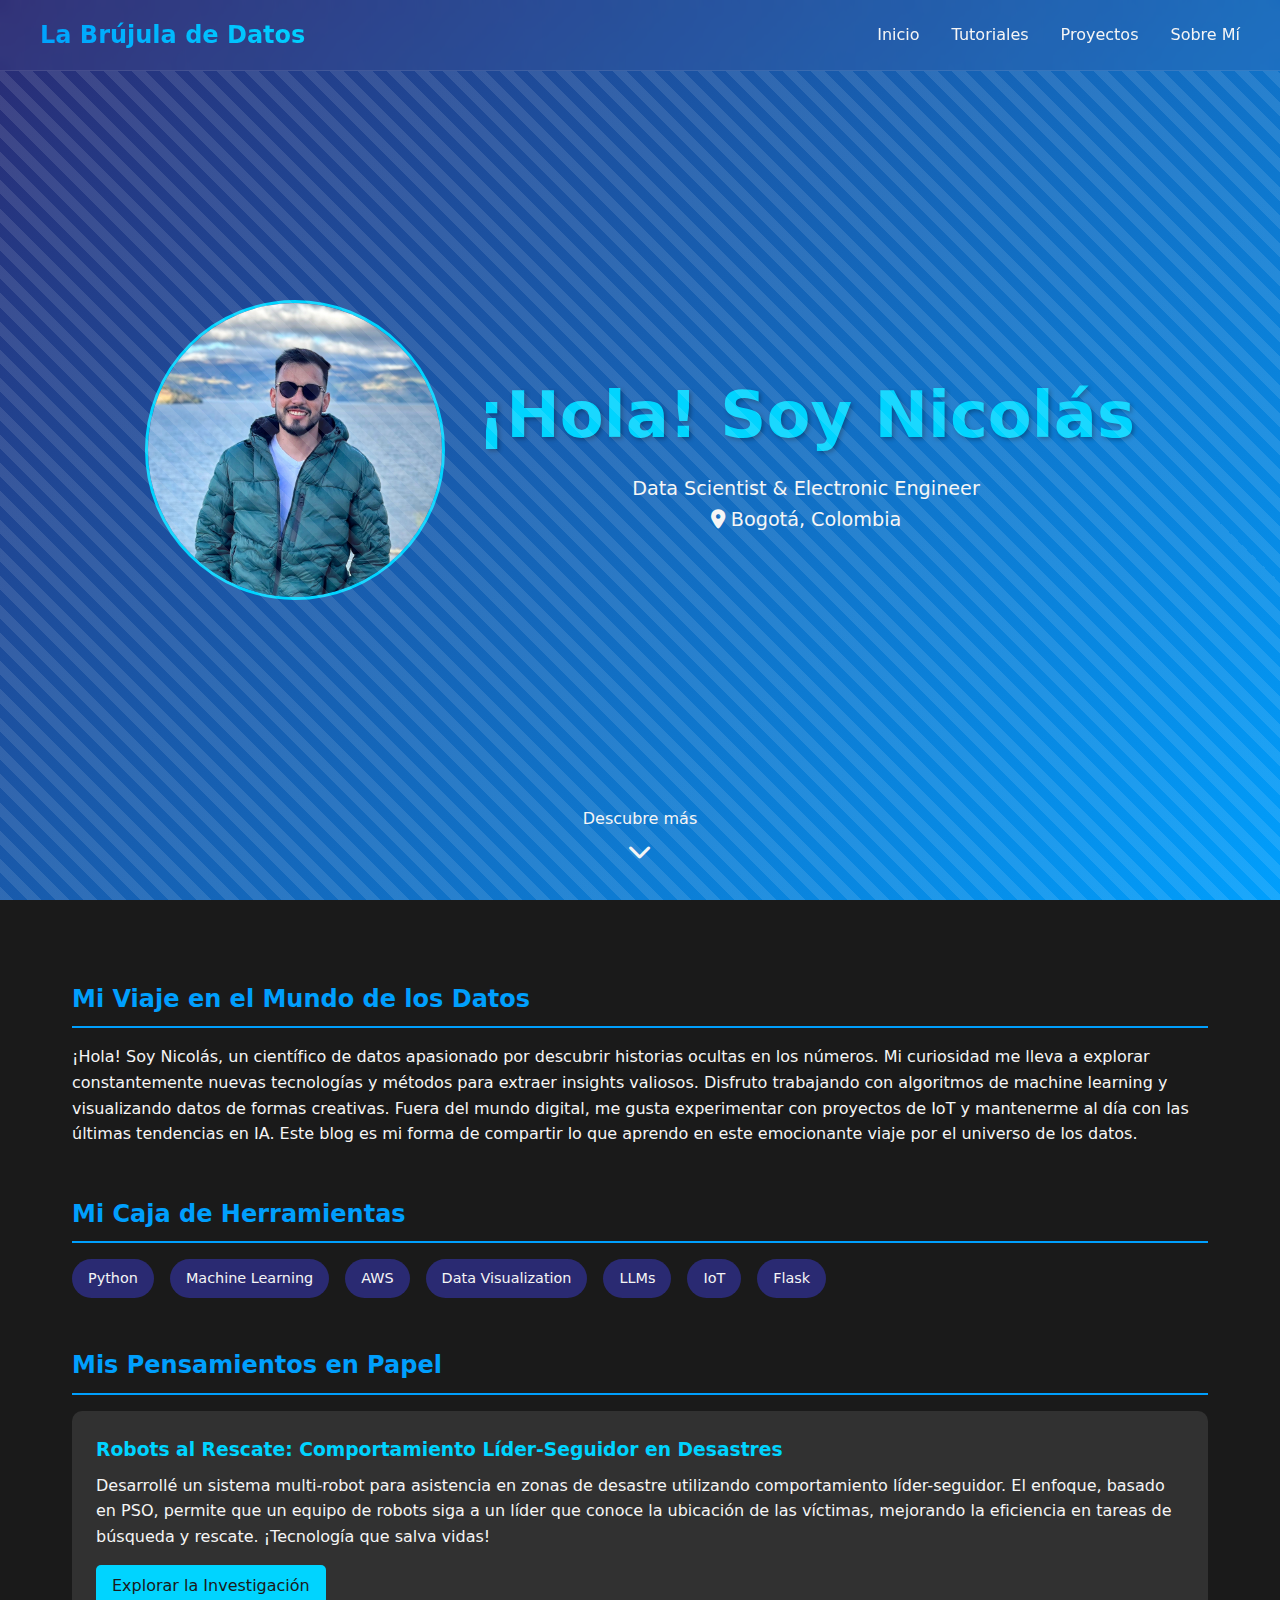
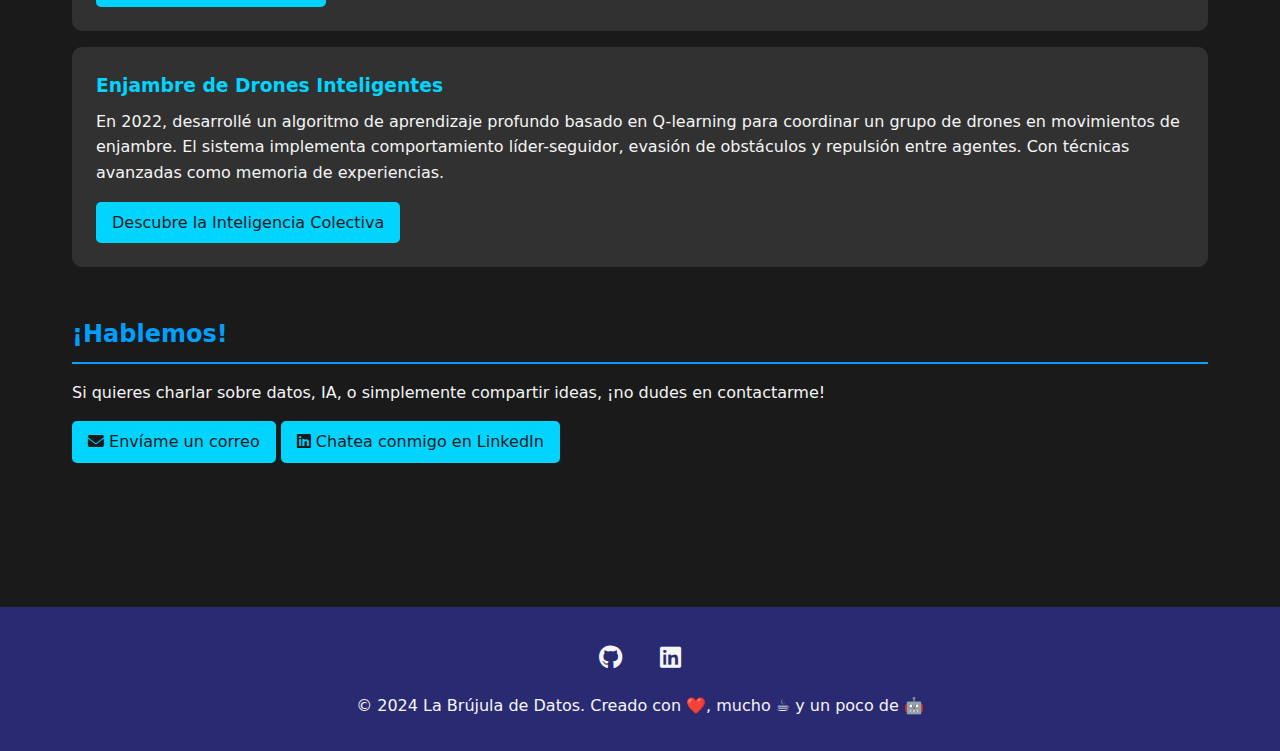
<file: pages/sobre-mi.html>
<!DOCTYPE html>
<html lang="es">

<head>
    <meta charset="UTF-8">
    <meta name="viewport" content="width=device-width, initial-scale=1.0">
    <title>Sobre Mí - La Brújula de Datos</title>
    <link href="https://cdnjs.cloudflare.com/ajax/libs/font-awesome/6.0.0/css/all.min.css" rel="stylesheet">
    <link rel="stylesheet" href="../css/styles.css">
    <link rel="stylesheet" href="../css/sobre-mi.css">
</head>

<body>
    <header>
        <nav>
            <div class="logo">La Brújula de Datos</div>
            <div class="menu-toggle">
                <i class="fas fa-bars"></i>
            </div>
            <div class="nav-links">
                <a href="../index.html">Inicio</a>
                <a href="tutoriales.html">Tutoriales</a>
                <a href="#">Proyectos</a>
                <a href="sobre-mi.html">Sobre Mí</a>
            </div>
        </nav>
    </header>

    <main class="sobre-mi-contenido">
        <section class="hero">
            <img src="../images/perfil_2.jpg" alt="Nicolás Gómez" class="perfil-imagen">
            <div class="hero-text">
                <h1>¡Hola! Soy Nicolás</h1>
                <p class="subtitulo">Data Scientist & Electronic Engineer</p>
                <p class="ubicacion"><i class="fas fa-map-marker-alt"></i> Bogotá, Colombia</p>
            </div>
            <div class="scroll-indicator">
                <p>Descubre más</p>
                <i class="fas fa-chevron-down"></i>
            </div>
        </section>
        <div class="contenido-principal">
        <section class="sobre-mi">
            <h2>Mi Viaje en el Mundo de los Datos</h2>
            <p>¡Hola! Soy Nicolás, un científico de datos apasionado por descubrir historias ocultas en los números. Mi curiosidad me lleva a explorar constantemente nuevas tecnologías y métodos para extraer insights valiosos. Disfruto trabajando con algoritmos de machine learning y visualizando datos de formas creativas. Fuera del mundo digital, me gusta experimentar con proyectos de IoT y mantenerme al día con las últimas tendencias en IA. Este blog es mi forma de compartir lo que aprendo en este emocionante viaje por el universo de los datos.</p>
        </section>
        
        <section class="habilidades">
            <h2>Mi Caja de Herramientas</h2>
            <div class="skills-container">
                <div class="skill-item">Python</div>
                <div class="skill-item">Machine Learning</div>
                <div class="skill-item">AWS</div>
                <div class="skill-item">Data Visualization</div>
                <div class="skill-item">LLMs</div>
                <div class="skill-item">IoT</div>
                <div class="skill-item">Flask</div>
            </div>
        </section>


        <section class="publicaciones">
            <h2>Mis Pensamientos en Papel</h2>
            <div class="publicacion-card">
                <h3>Robots al Rescate: Comportamiento Líder-Seguidor en Desastres</h3>
                <p>Desarrollé un sistema multi-robot para asistencia en zonas de desastre utilizando comportamiento líder-seguidor. El enfoque, basado en PSO, permite que un equipo de robots siga a un líder que conoce la ubicación de las víctimas, mejorando la eficiencia en tareas de búsqueda y rescate. ¡Tecnología que salva vidas!</p>
                <a href="https://ieeexplore.ieee.org/document/9764133" target="_blank" class="btn-leer">Explorar la Investigación</a>
            </div>
            <div class="publicacion-card">
                <h3>Enjambre de Drones Inteligentes</h3>
                <p>En 2022, desarrollé un algoritmo de aprendizaje profundo basado en Q-learning para coordinar un grupo de drones en movimientos de enjambre. El sistema implementa comportamiento líder-seguidor, evasión de obstáculos y repulsión entre agentes. Con técnicas avanzadas como memoria de experiencias.</p>
                <a href="https://repository.usta.edu.co/handle/11634/46788" target="_blank" class="btn-leer">Descubre la Inteligencia Colectiva</a>
            </div>
        </section>

        <section class="contacto">
            <h2>¡Hablemos!</h2>
            <p>Si quieres charlar sobre datos, IA, o simplemente compartir ideas, ¡no dudes en contactarme!</p>
            <a href="mailto:ndgomezg@gmail.com" class="btn-contacto"><i class="fas fa-envelope"></i> Envíame un correo</a>
            <a href="https://www.linkedin.com/in/nicolasdggeng/" class="btn-contacto"><i class="fab fa-linkedin"></i> Chatea conmigo en LinkedIn</a>
        </section>
    </div>
    </main>

    <footer>
        <div class="social-links">
            <a href="#"><i class="fab fa-github"></i></a>
            <a href="https://www.linkedin.com/in/nicolasdggeng/"><i class="fab fa-linkedin"></i></a>
        </div>
        <p>&copy; 2024 La Brújula de Datos. Creado con ❤️, mucho ☕ y un poco de 🤖</p>
    </footer>

    <script src="../js/main.js"></script>
</body>

</html>
</file>
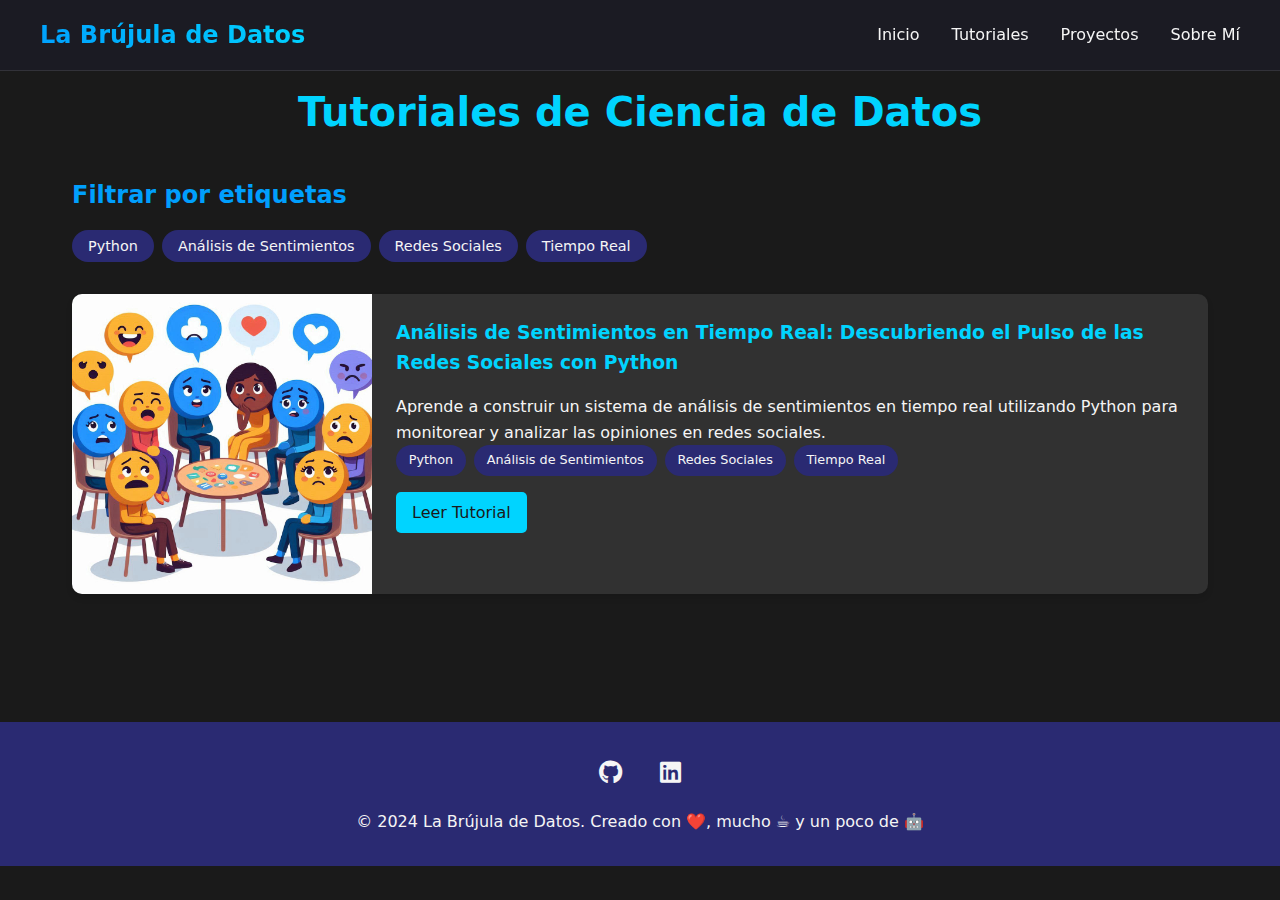
<file: pages/tutoriales.html>
<!DOCTYPE html>
<html lang="es">

<head>
    <meta charset="UTF-8">
    <meta name="viewport" content="width=device-width, initial-scale=1.0">
    <title>Tutoriales - La Brújula de Datos</title>
    <link href="https://cdnjs.cloudflare.com/ajax/libs/font-awesome/6.0.0/css/all.min.css" rel="stylesheet">
    <link rel="stylesheet" href="../css/styles.css">
    <link rel="stylesheet" href="../css/tutoriales.css">
</head>

<body>
    <header>
        <nav>
            <div class="logo">La Brújula de Datos</div>
            <div class="menu-toggle">
                <i class="fas fa-bars"></i>
            </div>
            <div class="nav-links">
                <a href="../index.html">Inicio</a>
                <a href="tutoriales.html">Tutoriales</a>
                <a href="#">Proyectos</a>
                <a href="sobre-mi.html">Sobre Mí</a>
            </div>
        </nav>
    </header>

    <main class="tutoriales-contenido">
        <h1>Tutoriales de Ciencia de Datos</h1>
        
        <section class="filtro-etiquetas">
            <h2>Filtrar por etiquetas</h2>
            <div class="etiquetas">
                <button class="etiqueta">Python</button>
                <button class="etiqueta">Análisis de Sentimientos</button>
                <button class="etiqueta">Redes Sociales</button>
                <button class="etiqueta">Tiempo Real</button>
            </div>
        </section>

        <section class="lista-tutoriales">
            <article class="tutorial-card">
                <img src="../images/sentimientos.jpeg" alt="Análisis de Sentimientos" class="tutorial-imagen">
                <div class="tutorial-info">
                    <h3>Análisis de Sentimientos en Tiempo Real: Descubriendo el Pulso de las Redes Sociales con Python</h3>
                    <p>Aprende a construir un sistema de análisis de sentimientos en tiempo real utilizando Python para monitorear y analizar las opiniones en redes sociales.</p>
                    <div class="tutorial-etiquetas">
                        <span class="etiqueta">Python</span>
                        <span class="etiqueta">Análisis de Sentimientos</span>
                        <span class="etiqueta">Redes Sociales</span>
                        <span class="etiqueta">Tiempo Real</span>
                    </div>
                    <a href="../posts/analisis-sentimientos-tiempo-real.html" class="btn-leer">Leer Tutorial</a>
                </div>
            </article>
        </section>
    </main>

    <footer>
        <div class="social-links">
            <a href="#"><i class="fab fa-github"></i></a>
            <a href="https://www.linkedin.com/in/nicolasdggeng/"><i class="fab fa-linkedin"></i></a>
        </div>
        <p>&copy; 2024 La Brújula de Datos. Creado con ❤️, mucho ☕ y un poco de 🤖</p>
    </footer>

    <script src="../js/main.js"></script>
</body>

</html>
</file>
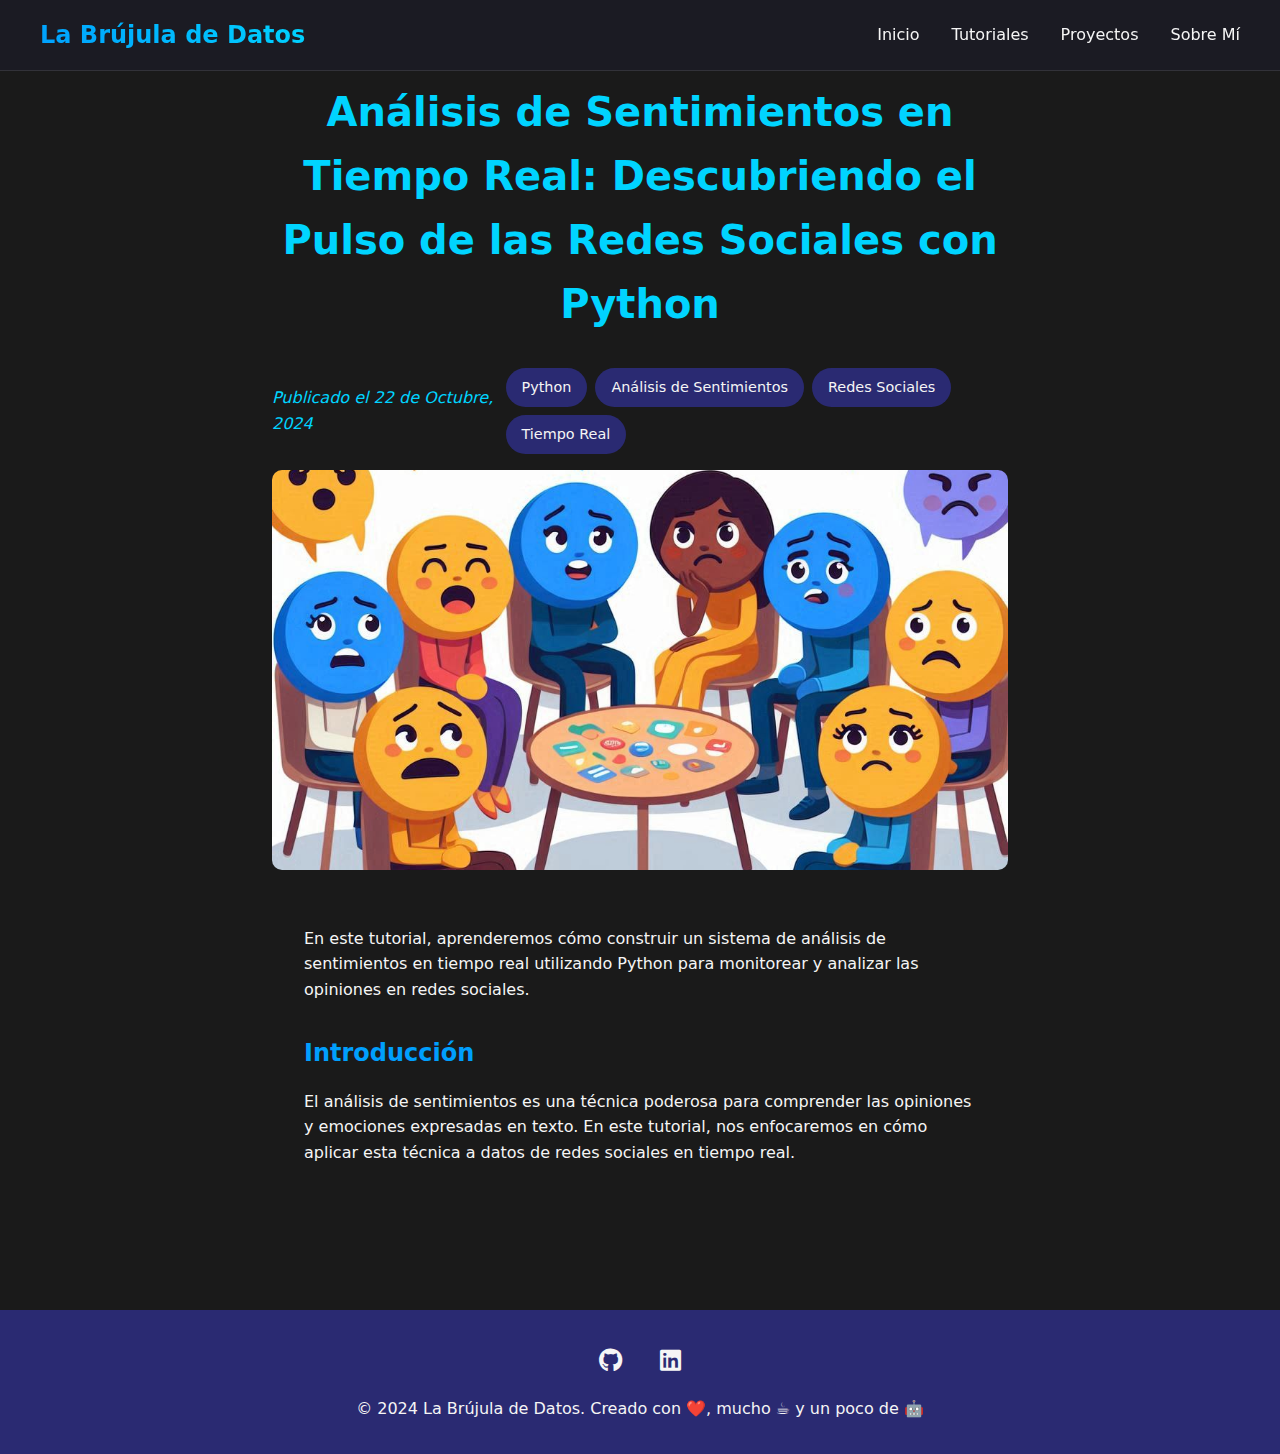
<file: posts/analisis-sentimientos-tiempo-real.html>
<!DOCTYPE html>
<html lang="es">

<head>
    <meta charset="UTF-8">
    <meta name="viewport" content="width=device-width, initial-scale=1.0">
    <title>Análisis de Sentimientos en Tiempo Real - La Brújula de Datos</title>
    <link href="https://cdnjs.cloudflare.com/ajax/libs/font-awesome/6.0.0/css/all.min.css" rel="stylesheet">
    <link rel="stylesheet" href="../css/styles.css">
    <link rel="stylesheet" href="../css/tutoriales.css">
    <link rel="stylesheet" href="../css/post.css">
</head>

<body>
    <header>
        <nav>
            <div class="logo">La Brújula de Datos</div>
            <div class="menu-toggle">
                <i class="fas fa-bars"></i>
            </div>
            <div class="nav-links">
                <a href="../index.html">Inicio</a>
                <a href="../pages/tutoriales.html">Tutoriales</a>
                <a href="../pages/#">Proyectos</a>
                <a href="../pages/sobre-mi.html">Sobre Mí</a>
            </div>
        </nav>
    </header>

    <main class="post-contenido">
        <article>
            <h1>Análisis de Sentimientos en Tiempo Real: Descubriendo el Pulso de las Redes Sociales con Python</h1>
            <div class="post-meta">
                <span class="fecha">Publicado el 22 de Octubre, 2024</span>
                <div class="etiquetas">
                    <span class="etiqueta">Python</span>
                    <span class="etiqueta">Análisis de Sentimientos</span>
                    <span class="etiqueta">Redes Sociales</span>
                    <span class="etiqueta">Tiempo Real</span>
                </div>
            </div>
            <img src="../images/sentimientos.jpeg" alt="Análisis de Sentimientos" class="post-imagen">
            <div class="post-contenido">
                <!-- Aquí va el contenido del tutorial -->
                <p>En este tutorial, aprenderemos cómo construir un sistema de análisis de sentimientos en tiempo real utilizando Python para monitorear y analizar las opiniones en redes sociales.</p>
                <h2>Introducción</h2>
                <p>El análisis de sentimientos es una técnica poderosa para comprender las opiniones y emociones expresadas en texto. En este tutorial, nos enfocaremos en cómo aplicar esta técnica a datos de redes sociales en tiempo real.</p>
                <!-- Continúa con el resto del contenido del tutorial -->
            </div>
        </article>
    </main>

    <footer>
        <div class="social-links">
            <a href="#"><i class="fab fa-github"></i></a>
            <a href="https://www.linkedin.com/in/nicolasdggeng/"><i class="fab fa-linkedin"></i></a>
        </div>
        <p>&copy; 2024 La Brújula de Datos. Creado con ❤️, mucho ☕ y un poco de 🤖</p>
    </footer>

    <script src="../js/main.js"></script>
</body>

</html>
</file>
<file: css/styles.css>
:root {
    --primary: #2a2a72;
    --secondary: #009ffd;
    --accent: #00d4ff;
    --dark: #1a1a1a;
    --light: #f5f5f5;
}

* {
    margin: 0;
    padding: 0;
    box-sizing: border-box;
    font-family: 'Segoe UI', system-ui, sans-serif;
}

body {
    background: var(--dark);
    color: var(--light);
    line-height: 1.6;
}

/* Header con efecto glassmorphism */
header {
    background: rgba(42, 42, 114, 0.1);
    backdrop-filter: blur(10px);
    padding: 1rem;
    position: fixed;
    width: 100%;
    z-index: 1000;
    border-bottom: 1px solid rgba(255, 255, 255, 0.1);
}

nav {
    max-width: 1200px;
    margin: 0 auto;
    display: flex;
    justify-content: space-between;
    align-items: center;
}

.logo {
    font-size: 1.5rem;
    font-weight: bold;
    background: linear-gradient(45deg, var(--secondary), var(--accent));
    -webkit-background-clip: text;
    -webkit-text-fill-color: transparent;
}

.nav-links {
    display: flex;
    gap: 2rem;
}

.nav-links a {
    color: var(--light);
    text-decoration: none;
    transition: color 0.3s;
}

.nav-links a:hover {
    color: var(--accent);
}

/* Hero Section */
.hero {
    height: 100vh;
    display: flex;
    align-items: center;
    justify-content: center;
    text-align: center;
    position: relative;
    overflow: hidden;
    background: linear-gradient(135deg, var(--primary), var(--secondary));
}

.hero::before {
    content: '';
    position: absolute;
    width: 200%;
    height: 200%;
    background: repeating-linear-gradient(
        45deg,
        transparent,
        transparent 10px,
        rgba(255, 255, 255, 0.1) 10px,
        rgba(255, 255, 255, 0.1) 20px
    );
    animation: move 20s linear infinite;
}

@keyframes move {
    0% { transform: translate(-50%, -50%) rotate(0deg); }
    100% { transform: translate(-50%, -50%) rotate(360deg); }
}

.hero-content {
    position: relative;
    z-index: 1;
}

.hero h1 {
    font-size: 4rem;
    margin-bottom: 1rem;
    text-shadow: 2px 2px 4px rgba(0,0,0,0.3);
}

.hero p {
    font-size: 1.2rem;
    max-width: 600px;
    margin: 0 auto;
}

/* Posts Grid */
.posts-grid {
    max-width: 1200px;
    margin: 4rem auto;
    padding: 0 1rem;
    display: grid;
    grid-template-columns: repeat(auto-fit, minmax(300px, 1fr));
    gap: 2rem;
}

.post-card {
    background: rgba(255, 255, 255, 0.05);
    border-radius: 15px;
    overflow: hidden;
    transition: transform 0.3s, box-shadow 0.3s;
}

.post-card:hover {
    transform: translateY(-5px);
    box-shadow: 0 10px 20px rgba(0, 0, 0, 0.2);
}

.post-image {
    width: 100%;
    height: 200px;
    object-fit: cover;
}

.post-content {
    padding: 1.5rem;
}

.post-title {
    font-size: 1.5rem;
    margin-bottom: 1rem;
    color: var(--accent);
}

.post-excerpt {
    margin-bottom: 1rem;
    color: rgba(255, 255, 255, 0.8);
}

.read-more {
    display: inline-block;
    padding: 0.5rem 1rem;
    background: var(--secondary);
    color: var(--light);
    text-decoration: none;
    border-radius: 5px;
    transition: background 0.3s;
}

.read-more:hover {
    background: var(--accent);
}

/* Footer */
footer {
    background: var(--primary);
    padding: 2rem;
    text-align: center;
    margin-top: 4rem;
}

.social-links {
    margin-bottom: 1rem;
}

.social-links a {
    color: var(--light);
    margin: 0 1rem;
    font-size: 1.5rem;
    transition: color 0.3s;
}

.social-links a:hover {
    color: var(--accent);
}

.menu-toggle {
    display: none;
    font-size: 1.5rem;
    cursor: pointer;
}

@media (max-width: 768px) {
    .menu-toggle {
        display: block;
    }
    
    .nav-links {
        display: none;
        position: absolute;
        top: 100%;
        left: 0;
        right: 0;
        background: rgba(42, 42, 114, 0.9);
        flex-direction: column;
        padding: 1rem;
    }
    
    .nav-links.active {
        display: flex;
    }
    
    .nav-links a {
        padding: 0.5rem 0;
    }
    
    .hero h1 {
        font-size: 2.5rem;
    }
    
    .posts-grid {
        grid-template-columns: 1fr;
    }
}

.scroll-indicator {
    position: absolute;
    bottom: 2rem;
    left: 50%;
    transform: translateX(-50%);
    text-align: center;
    color: var(--light);
    animation: bounce 2s infinite;
    transition: opacity 0.3s ease;
}

.scroll-indicator p {
    margin-bottom: 0.5rem;
    font-size: 1rem;
}

.scroll-indicator i {
    font-size: 1.5rem;
}

@keyframes bounce {
    0%, 20%, 50%, 80%, 100% {
        transform: translateY(0) translateX(-50%);
    }
    40% {
        transform: translateY(-20px) translateX(-50%);
    }
    60% {
        transform: translateY(-10px) translateX(-50%);
    }
}
main {
    padding-top: 80px; 
}
</file>
<file: css/sobre-mi.css>
.sobre-mi-contenido {
    max-width: 100%; /* Cambiado de 1200px a 100% */
    margin: 0;
    padding: 0;
}

.hero {
    width: 100vw; /* Añadido para asegurar que ocupe todo el ancho */
    height: 100vh;
    display: flex;
    align-items: center;
    justify-content: center;
    text-align: center;
    position: relative;
    overflow: hidden;
    background: linear-gradient(135deg, var(--primary), var(--secondary));
}

.hero::before {
    content: '';
    position: absolute;
    width: 200%;
    height: 200%;
    background: repeating-linear-gradient(
        45deg,
        transparent,
        transparent 10px,
        rgba(255, 255, 255, 0.1) 10px,
        rgba(255, 255, 255, 0.1) 20px
    );
    animation: move 20s linear infinite;
}

.perfil-imagen {
    width: 300px;
    height: 300px;
    border-radius: 50%;
    object-fit: cover;
    border: 3px solid var(--accent);
    margin-right: 2rem;
}

.hero-text h1 {
    color: var(--accent);
    margin-bottom: 0.5rem;
}

.subtitulo, .ubicacion {
    color: var(--light);
    margin-bottom: 0.5rem;
}

section {
    margin-bottom: 3rem;
}

h2 {
    color: var(--secondary);
    border-bottom: 2px solid var(--secondary);
    padding-bottom: 0.5rem;
    margin-bottom: 1rem;
}

.skills-container {
    display: flex;
    flex-wrap: wrap;
    gap: 1rem;
}

.skill-item {
    background: var(--primary);
    color: var(--light);
    padding: 0.5rem 1rem;
    border-radius: 20px;
    font-size: 0.9rem;
}

.proyecto-card, .publicacion-card {
    background: rgba(255, 255, 255, 0.1);
    padding: 1.5rem;
    border-radius: 10px;
    margin-bottom: 1rem;
}

.proyecto-card h3, .publicacion-card h3 {
    color: var(--accent);
    margin-bottom: 0.5rem;
}

.btn-leer, .btn-contacto {
    display: inline-block;
    background: var(--accent);
    color: var(--dark);
    padding: 0.5rem 1rem;
    border-radius: 5px;
    text-decoration: none;
    margin-top: 1rem;
    transition: background 0.3s;
}

.btn-leer:hover, .btn-contacto:hover {
    background: var(--secondary);
    color: var(--light);
}
.contenido-principal {
    max-width: 1200px;
    margin: 0 auto;
    padding: 2rem;
}

@media (max-width: 768px) {
    .hero {
        flex-direction: column;
        text-align: center;
        height: auto;
        padding: 4rem 1rem;
    }

    .perfil-imagen {
        margin-right: 0;
        margin-bottom: 1rem;
    }
}
</file>
<file: css/tutoriales.css>
.tutoriales-contenido {
    max-width: 1200px;
    margin: 0 auto;
    padding: 2rem;
}
.tutoriales-contenido h1,
.post-contenido h1 {
    margin-top: 3rem;
    text-align: center;
    color: var(--accent);
    font-size: 2.5rem;
}

h1 {
    color: var(--secondary);
    text-align: center;
    margin-bottom: 2rem;
}

.filtro-etiquetas {
    margin-bottom: 2rem;
}

.filtro-etiquetas h2 {
    color: var(--secondary);
    margin-bottom: 1rem;
}

.etiquetas {
    display: flex;
    flex-wrap: wrap;
    gap: 0.5rem;
}

.etiqueta {
    background: var(--primary);
    color: var(--light);
    padding: 0.5rem 1rem;
    border-radius: 20px;
    font-size: 0.9rem;
    border: none;
    cursor: pointer;
    transition: background 0.3s;
}

.etiqueta:hover {
    background: var(--secondary);
}

.tutorial-card {
    background: rgba(255, 255, 255, 0.1);
    border-radius: 10px;
    overflow: hidden;
    margin-bottom: 2rem;
    display: flex;
    flex-direction: column;
    box-shadow: 0 4px 6px rgba(0, 0, 0, 0.1);
}

.tutorial-imagen {
    width: 100%;
    height: 200px;
    object-fit: cover;
}

.tutorial-info {
    padding: 1.5rem;
}

.tutorial-info h3 {
    color: var(--accent);
    margin-bottom: 1rem;
}

.tutorial-etiquetas {
    display: flex;
    flex-wrap: wrap;
    gap: 0.5rem;
    margin-bottom: 1rem;
}

.tutorial-etiquetas .etiqueta {
    font-size: 0.8rem;
    padding: 0.3rem 0.8rem;
}

.btn-leer {
    display: inline-block;
    background: var(--accent);
    color: var(--dark);
    padding: 0.5rem 1rem;
    border-radius: 5px;
    text-decoration: none;
    transition: background 0.3s;
}

.btn-leer:hover {
    background: var(--secondary);
    color: var(--light);
}

@media (min-width: 768px) {
    .tutorial-card {
        flex-direction: row;
    }

    .tutorial-imagen {
        width: 300px;
        height: auto;
    }
}
</file>
<file: css/post.css>
.post-contenido {
    max-width: 800px;
    margin: 0 auto;
    padding: 2rem;
}

.post-contenido h1 {
    margin-top: 3rem;
    text-align: center;
    color: var(--accent);
    font-size: 2.5rem;
}

.post-meta {
    display: flex;
    justify-content: space-between;
    align-items: center;
    margin-bottom: 1rem;
}

.fecha {
    color: var(--accent);
    font-style: italic;
}

.post-imagen {
    width: 100%;
    max-height: 400px;
    object-fit: cover;
    border-radius: 10px;
    margin-bottom: 1rem;
}

.post-contenido h2 {
    color: var(--secondary);
    margin-top: 2rem;
    margin-bottom: 1rem;
}

.post-contenido p {
    margin-bottom: 1rem;
    line-height: 1.6;
}

@media (max-width: 768px) {
    .post-meta {
        flex-direction: column;
        align-items: flex-start;
    }

    .etiquetas {
        margin-top: 0.5rem;
    }
}
</file>
